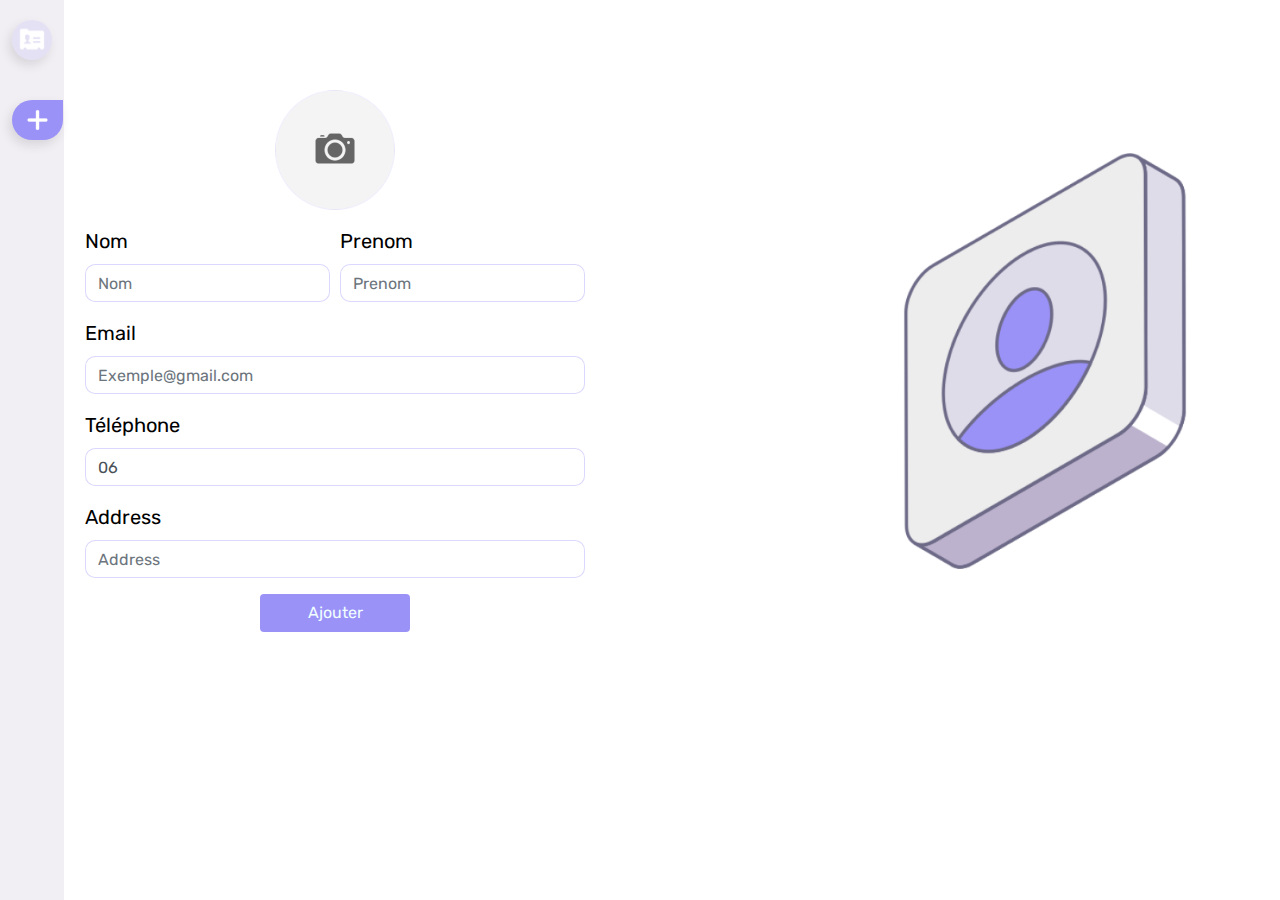
<file: Ajouter.html>
<!DOCTYPE html>
<html lang="en">
<head>
    <meta charset="UTF-8">
    <meta name="viewport" content="width=device-width, initial-scale=1.0">
    <title>Ajouter</title>
    <link href="https://stackpath.bootstrapcdn.com/bootstrap/4.5.2/css/bootstrap.min.css" rel="stylesheet">
    <link href="/style.css" rel="stylesheet" />
    <link href="/ajouterstayle.css" rel="stylesheet" />
</head>

<body>
    <nav class="navb">
        <ul class="navbar-ul">

        <li class="navbar-contact" onclick="activateItem(this)">
            <a href="/index.html" class="nav-contact">
                <div class="arrow"><div></div></div>
                <img src="/Media/Contact.png" alt="Contact icone">
                        </a>
        </li>
        
        <li class="navbar-plus">
            <a class="nav-plus" onclick="activateItem(this)">
                <img src="/Media/Plus Math.png" alt="plusicone" class="sizeimg">
            </a>
        </li>
        </ul>

    </nav>


    <main class="container">
        <div id="form">
            <form action="/index.html" class="popUp-form">
                <div class="form-group img">
                    <div class="input-image">
                        <input type="file" id="imgfile" class="imgfille" accept="image/*" />
                    </div>
                </div>

                <div class="form-row">
                    <div class="form-group col-md-6">
                        <label for="Nom">Nom</label>
                        <input type="text" class="form-control" id="Nom" name="Nom" placeholder="Nom" required>
                    </div>
                    <div class="form-group col-md-6">
                        <label for="Prenom">Prenom</label>
                        <input type="text" class="form-control" id="Prenom" name="Prenom" placeholder="Prenom" required>
                    </div>
                </div>
                
                <div class="form-group">
                    <label for="email">Email</label>
                    <input type="email" class="form-control" id="email" name="email" autocomplete="email" placeholder="Exemple@gmail.com" required>
                </div>

                <div class="form-group">
                    <label for="telephone">Téléphone</label>
                    <input type="tel" class="form-control" id="telephone" name="telephone" autocomplete="tel" placeholder="06XXXXXXXX" value="06" required>
                </div>

                <div class="form-group">
                    <label for="address">Address</label>
                    <input type="text" class="form-control" id="Address" name="Address" autocomplete="organization-title" placeholder="Address" required>
                </div>
        <div class="ajouter">
        <button type="submit" value="submit" class="btn" onclick="ajouter(event)">Ajouter</button>

        </div>
            </form>
        </div>

        <div class="right">
            <img src="/Media/contact icon.png" alt="contact icone">
        </div>
    </main>

    <script src="/script.js"></script>
</body>
</html>
</file>
<file: style.css>
@import url('https://fonts.googleapis.com/css2?family=Inter:wght@800&family=Rubik:ital,wght@0,300..900;1,300..900&display=swap');
*{
    margin: 0;
    padding: 0;
    font-family: "Rubik", sans-serif;
    box-sizing: border-box;
}
body::-webkit-scrollbar{
    width: 0.3rem;
    height: 0.04rem;
}
body::-webkit-scrollbar-track{
    background: rgb(255, 255, 255);
}
body::-webkit-scrollbar-thumb{
    background: rgba(155, 146, 248, 1);
}

body{
    color: black;
    background-color: white;
    font-size: 20px;
    display: grid;
}

main{
margin-left: 9rem;
margin-top: 80px ;
}

.navb{
    width: 4rem;
    height: 100%;
    position: fixed;
    background: rgba(188, 178, 205, 0.214);
    display: flex;
    justify-content: center;
    z-index: 1;
}

.navbar-ul{
    display: flex;
    flex-direction: column;
}

.navbar-item,.navbar-plus, .navbar-contact{
    background-color: rgba(155, 146, 248, 0.14);
    width: 40px;
    height: 40px;   
    border-radius: 50%;
    display: flex;
    justify-content: center;
    margin: 20px 30px 20px 4px;
    transition:background-color 0.7s ease,width 0.4s ease, border-radius 0.8s ease; 
    box-shadow: -3px 5px 11px 0px rgba(0,0,0,0.11);
  }

.navbar-item.active, .navbar-contact {
  width: 64%;
  border-radius:25px 0 25px 25px ;
  background: rgba(155, 146, 248, 1);
}

.navbar-item:hover,.navbar-plus:hover {
    background: rgba(155, 146, 248, 1);
}

.nav-search, .nav-contact, .nav-plus{
    display: flex;
    align-items: center; 
}

.sizeimg{
width: 25px;
}


.input-container{
position:absolute;
top: 20px;
left: -400px;
background: rgba(155, 146, 248);
width: 0px;
height: 30px;
border-radius: 0 15px 15px 0;
transition:all 0.4s ease; 
font-size: 14px;
display: flex;
align-items: center;
}
.input{
    box-sizing: border-box;
    height: 100%;
    width: 97%;
    background-color: transparent;
    border: none;
    outline: none;
    padding-bottom: 4px;
    padding-left: 10px;
    color: white;
    transition: all 0.3s ease;
    box-shadow: 0 8px 14px 0 rgba(0,0,0,0.2);

}

.input-container.active{
    left: 62px;
    width: 347px;
    border-radius: 0 25px 25px 0;

    }
.input::placeholder {
        color: rgba(255, 255, 255, 0.841);
      }
  
      .accordionlist{
        display: none;
      }

        .cards{
            width: 90%;
            display: flex;
            flex-wrap: wrap;
            justify-content: space-evenly;
            gap: 40px;
        }

      .flipcard {
        width: 190px;
        height: 254px;
      }
      
      .titlefront {
        font-size: 1.3em;
        font-weight: 900;
        margin-bottom: 20px;
      }
      .titleback{
        position: absolute;
        top: 40%;
    }
      .image{
        margin: 20px;
        position: absolute;
        top:0;
        left: 50px;
        width: 70px;
        height: 70px;
        border-radius: 30%;
        background-size: cover;
        background-repeat: no-repeat;
        
      }

      .email{
        font-size: 1rem;
      }
      
      .flip-card-inner {
        width: 100%;
        height: 100%;
        text-align: center;
        transition: transform 0.6s;
        transform-style: preserve-3d;
      }
      
      .flipcard:hover .flip-card-inner {
        transform: rotateY(180deg);
      }
      
      .flip-card-front, .flip-card-back {
        box-shadow: 0 8px 14px 0 rgba(0,0,0,0.2);
        position: absolute;
        display: flex;
        flex-direction: column;
        justify-content: end;
        width: 100%;
        height: 100%;
        backface-visibility: hidden;
        border-radius: 1rem;
        
      }
      
      .flip-card-front {
        font-size: 0.8rem;
        background-position: 50%;
        background-repeat: no-repeat;
        background-size: cover;
        color: rgb(255, 255, 255);
      }
      
      .flip-card-back {
        background: rgba(155, 146, 248, 0.3);
        color: white;
        transform: rotateY(180deg);
      }


      @media screen and (max-width:832px) {
        .navb{
          background-color: transparent;
          width: 100%;
          z-index: 1;
          pointer-events: none;
        }
        .input-container{
          top: 0;
          left: 0;
          width: 100%;
          height: 6vh;
          border-radius: 0;
          font-size: 20px;
          }
          .input{
            margin-left:3%;
            width: 94%;
            background-color: white;
            color: black;
            height: 4vh;
            border-radius: 10px;
          }
          .input::placeholder {
            color: rgba(0, 0, 0, 0.841);
            font-size: 0.9rem;
          }
        main{
          margin-left: 2rem;
          margin-top: 80px ;
          }
        .cards{
          display: none;
        }
        .navbar-item, .navbar-contact{
          display: none;
      }
      .navbar-plus{
        position:absolute;
        bottom: 0;
        right: 0;
        background-color: rgba(155, 146, 248, 0.655);
        pointer-events:auto;
      }
      .accordionlist{
        display: block;
        z-index: -1;
      }
      .accordion{
        display: flex;
        flex-direction: column;
        width: 90%;
        border-radius: 20px;
        box-shadow: 0 4px 10px 0 rgba(0, 0, 0, 0.096);
        margin-bottom: 10px;
      }
      .accordion-button{
        background-repeat: no-repeat;
        background-size: contain;
        border-bottom-left-radius: 50px;
        padding-left: 80px;
        height: 70px;
        transition:background-color 0.3s ease, border-radius 0.6s ease; 
      }
      .accordion-button:not(.collapsed){
        color: white;
        background-color:rgba(155, 146, 248, 0.655);
      }
      .accordion-item{
        background-color: rgba(155, 146, 248, 0.118);
        border: none;
      }
      .description{
        padding-top: 10px;
      }
      .accordion-item:last-of-type{
        border-radius: 20px;
      }
}
</file>
<file: ajouterstayle.css>
main{
    margin-top: 90px ;
}
.container{
    display: flex;
    align-items: center;
    justify-content: space-between;
}
.right{
    display: flex;
    align-items: center;
}
.right img{
    width: 300px;
}
.btn{
    background-color: #9B92F8;
    color: azure;
    width: 150px;
}
.ajouter{
    width: 100%;
    display: flex;
    justify-content: center;
}
.navbar-plus , .navbar-contact{
    background-color: rgba(155, 146, 248, 0.14);
    width: 40px;
    height: 40px;   
    border-radius: 50%;
    display: flex;
    justify-content: center;
    margin: 20px;
    transition:background-color 0.7s ease,width 0.4s ease, border-radius 0.8s ease; 
}
.navbar-contact:hover {
    background: rgba(155, 146, 248, 1);
}
.navbar-plus{
    width: 64%;
    border-radius:25px 0 25px 25px ;
    background: rgba(155, 146, 248, 1);
}
.nav-contact img{
    width: 40px;
}
.form-control{
    border: 1px #9b92f85b solid;
    border-radius: 10px;
}
.img{
    width: 100%;
    display: flex;
    justify-content: center;
}

.input-image{
    position: relative;
    height: 120px;
    width: 120px;
    border: 1px solid #9b92f826;
    border-radius: 50%;
    background-image: url('/Media/Group\ 25.png');
    background-size: cover;
    overflow: hidden;
}
.imgfille{
position: absolute;
bottom: 0;
outline: none;
background: transparent;
width: 100%;
height: 100%;
cursor: pointer;
}
.imgfille::-webkit-file-upload-button{
    visibility: hidden;
}

@media screen and (max-width:832px) {
    main{
        margin-top: 30px ;
    }
    .navb{
        background-color: transparent;
        width: 16%;
        pointer-events: all;
      }
    .right img{
        display: none;
    }
    .navbar-plus{
        display: none;
    }
    .navbar-contact{
        width: 100%;
        border-radius:0 25px 25px ;
        position: absolute;
        right: -16px;
        background: rgba(155, 146, 248, 1);
    }
    .arrow div{
        position: relative;
        width: 10px;
        height: 10px;
        border-top: 3px solid rgb(253, 253, 253);
        border-left: 3px solid rgb(255, 255, 255);
        transform: rotate(-45deg);
        left: 8px;
    }

}
</file>
